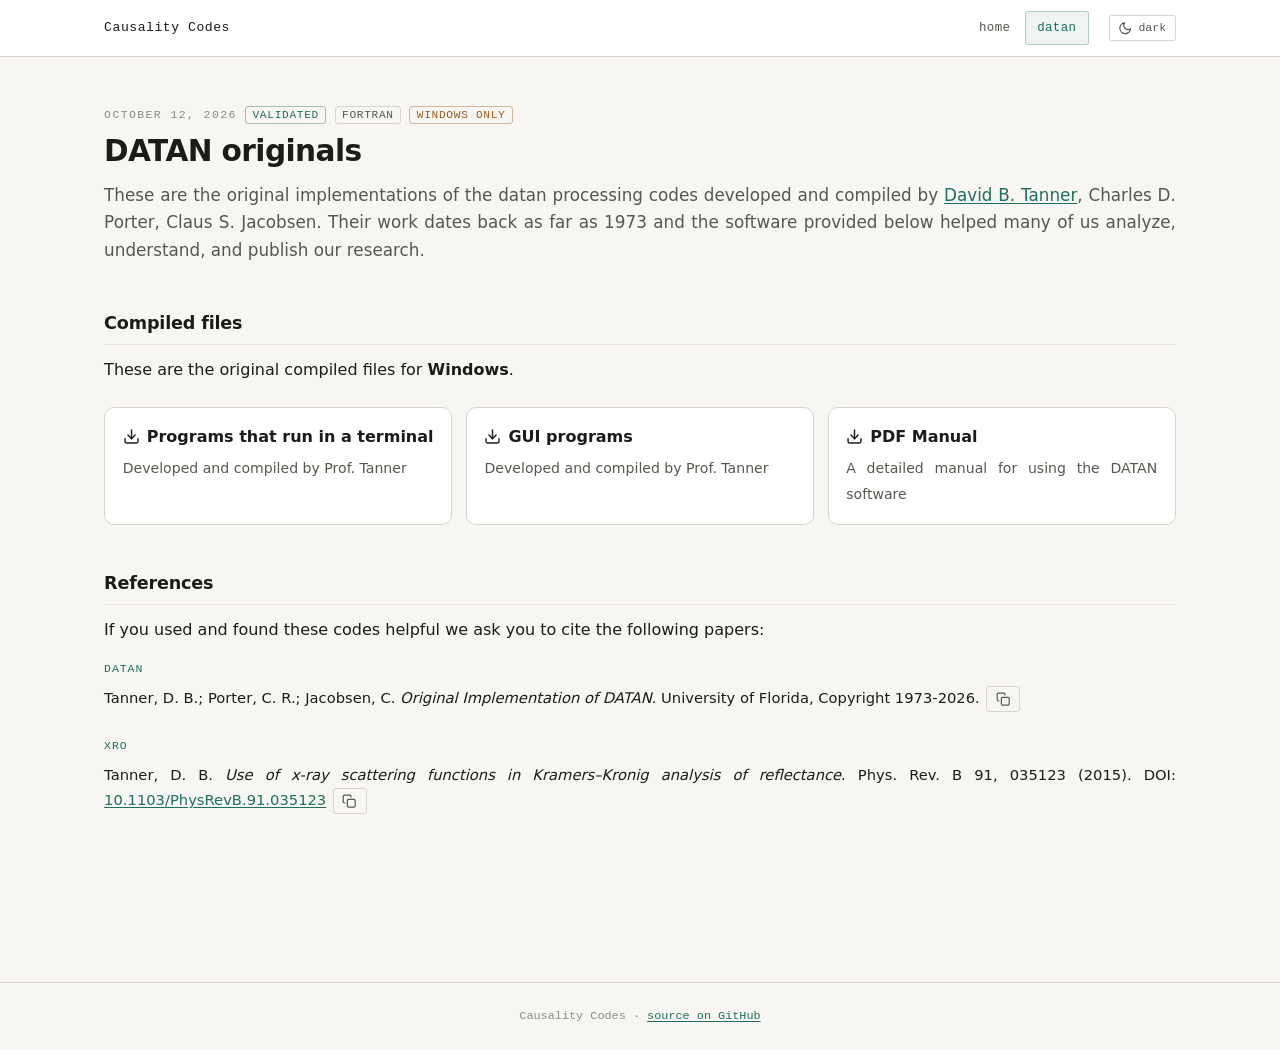
<file: datan.html>
<!doctype html>
<html lang="en">
<head>
<meta charset="utf-8">
<meta name="viewport" content="width=device-width, initial-scale=1">
<title>datan · Causality Codes</title>
<meta name="description" content="Original DATAN Kramers–Kronig processing codes by David B. Tanner and colleagues: Windows binaries and manual.">
<link rel="stylesheet" href="style.css">
<script src="site.js"></script>
</head>
<body>

<header class="site-head">
  <div class="head-inner">
    <a class="brand" href="index.html">Causality Codes</a>
    <nav class="tabs">
      <a href="index.html">home</a>
      <a href="datan.html" aria-current="page">datan</a>
    </nav>
    <button class="theme-btn" type="button" aria-label="Toggle colour theme">dark</button>
  </div>
</header>

<main>
  <div class="prose">
    <p class="eyebrow">October 12, 2026
      <span class="tag ok">validated</span>
      <span class="tag">Fortran</span>
      <span class="tag wip">Windows only</span>
    </p>
    <h1>DATAN originals</h1>
    <p class="lede">These are the original implementations of the datan processing
      codes developed and compiled by <a href="https://phys.ufl.edu/people/faculty/david-tanner/">David B. Tanner</a>,
      Charles D. Porter, Claus S. Jacobsen.
      Their work dates back as far as 1973 and the software provided below helped many of us analyze, understand, and
      publish our research.</p>
  </div>

  <h2>Compiled files</h2>
  <div class="prose">
    <p>These are the original compiled files for <b>Windows</b>.</p>
  </div>

  <div class="card-grid">
    <a class="card download" href="datan/2026-originals/Consol.zip" download>
      <span class="t">Programs that run in a terminal</span>
      <span class="d">Developed and compiled by Prof. Tanner</span>
    </a>
    <a class="card download" href="datan/2026-originals/wins.zip" download>
      <span class="t">GUI programs</span>
      <span class="d">Developed and compiled by Prof. Tanner</span>
    </a>
    <a class="card download" href="datan/2026-originals/man.pdf" download>
      <span class="t">PDF Manual</span>
      <span class="d">A detailed manual for using the DATAN software</span>
    </a>
  </div>

  <h2>References</h2>
  <div class="prose">
    <p>If you used and found these codes helpful we ask you to cite the following papers:</p>
  </div>

  <div class="cite">
    <span class="k">DATAN</span>
    <p>Tanner, D. B.; Porter, C. R.; Jacobsen, C. <em>Original Implementation of DATAN</em>.
      University of Florida, Copyright 1973-2026.</p>
    <pre hidden>@article{Tanner2020,
  author  = {Tanner, D. B. and Porter, C. R. and Jacobsen, C.},
  title   = {Original Implementation of {DATAN}},
  journal = {University of Florida},
  year    = {Copyright~1973-2026},
}</pre>
  </div>

  <div class="cite">
    <span class="k">XRO</span>
    <p>Tanner, D. B. <em>Use of x-ray scattering functions in Kramers–Kronig analysis of reflectance</em>.
      Phys. Rev. B 91, 035123 (2015).
      DOI: <a href="https://doi.org/10.1103/PhysRevB.91.035123">10.1103/PhysRevB.91.035123</a></p>
    <pre hidden>@article{Tanner2015,
  author  = {Tanner, D. B.},
  title   = {Use of x-ray scattering functions in {Kramers--Kronig} analysis of reflectance},
  journal = {Phys. Rev. B},
  volume  = {91},
  pages   = {035123},
  year    = {2015},
  doi     = {10.1103/PhysRevB.91.035123}
}</pre>
  </div>
</main>

<footer>Causality Codes · <a href="https://github.com/causality-codes/causality-codes.github.io">source on GitHub</a></footer>

</body>
</html>
</file>
<file: style.css>
/* ---------- tokens ---------- */
:root {
  --bg:        #f7f6f3;
  --surface:   #ffffff;
  --line:      #d9d6ce;
  --line-soft: #e8e5de;
  --ink:       #1b1c1a;
  --ink-mid:   #55584f;
  --ink-dim:   #8a8d84;
  --accent:    #1f6f5c;
  --accent-bg: #1f6f5c14;
  --warn:      #9a5b1f;

  --mono: ui-monospace, "SF Mono", "JetBrains Mono", "IBM Plex Mono", Menlo, monospace;
  --sans: "Inter", ui-sans-serif, system-ui, -apple-system, "Segoe UI", sans-serif;

  --maxw: 110ch;
  --radius: 3px;
}

:root[data-theme="dark"] {
  --bg:        #101210;
  --surface:   #171a17;
  --line:      #2c312c;
  --line-soft: #21251f;
  --ink:       #e6e6e0;
  --ink-mid:   #a8ada2;
  --ink-dim:   #6e746a;
  --accent:    #63c9a8;
  --accent-bg: #63c9a81a;
  --warn:      #d4a35e;
}

@media (prefers-color-scheme: dark) {
  :root:not([data-theme="light"]) {
    --bg:        #101210;
    --surface:   #171a17;
    --line:      #2c312c;
    --line-soft: #21251f;
    --ink:       #e6e6e0;
    --ink-mid:   #a8ada2;
    --ink-dim:   #6e746a;
    --accent:    #63c9a8;
    --accent-bg: #63c9a81a;
    --warn:      #d4a35e;
  }
}

* { box-sizing: border-box; }

html { -webkit-text-size-adjust: 100%; }

body {
  margin: 0;
  background: var(--bg);
  color: var(--ink);
  font-family: var(--sans);
  font-size: 16px;
  line-height: 1.65;
  font-feature-settings: "cv05", "ss01";
}

/* ---------- header / nav ---------- */
.site-head {
  border-bottom: 1px solid var(--line);
  background: var(--surface);
  position: sticky;
  top: 0;
  z-index: 10;
}

.head-inner {
  max-width: var(--maxw);
  margin: 0 auto;
  padding: 0 1.5rem;
  display: flex;
  align-items: center;
  gap: 1.25rem;
  min-height: 56px;
  flex-wrap: wrap;
}

.brand {
  font-family: var(--mono);
  font-size: 0.82rem;
  letter-spacing: 0.04em;
  text-decoration: none;
  color: var(--ink);
  white-space: nowrap;
  padding: 0.2rem 0;
}

nav.tabs {
  display: flex;
  gap: 0.15rem;
  margin-left: auto;
  flex-wrap: wrap;
}

nav.tabs a {
  font-family: var(--mono);
  font-size: 0.78rem;
  letter-spacing: 0.03em;
  text-decoration: none;
  color: var(--ink-mid);
  padding: 0.35rem 0.7rem;
  border-radius: var(--radius);
  border: 1px solid transparent;
}
nav.tabs a:hover { color: var(--ink); background: var(--line-soft); }
nav.tabs a[aria-current="page"] {
  color: var(--accent);
  background: var(--accent-bg);
  border-color: color-mix(in srgb, var(--accent) 30%, transparent);
}

.theme-btn, .copy-btn {
  font-family: var(--mono);
  font-size: 0.72rem;
  background: none;
  border: 1px solid var(--line);
  color: var(--ink-mid);
  border-radius: var(--radius);
  padding: 0.3rem 0.55rem;
  cursor: pointer;
  line-height: 1;
  display: inline-flex;
  align-items: center;
  gap: 0.35rem;
}
.theme-btn svg, .copy-btn svg {
  width: 0.9rem;
  height: 0.9rem;
  fill: none;
  stroke: currentColor;
  stroke-width: 2;
  stroke-linecap: round;
  stroke-linejoin: round;
}
.theme-btn:hover, .copy-btn:hover { color: var(--ink); border-color: var(--ink-dim); }

/* ---------- layout ---------- */
main {
  max-width: var(--maxw);
  margin: 0 auto;
  padding: 3rem 1.5rem 5rem;
  min-width: 0;
  overflow-x: clip;
  text-align: justify;
  hyphens: auto;
}
h1, h2, h3, .eyebrow, .card .k, .card .t { text-align: left; hyphens: manual; }

.prose { min-width: 0; }

.eyebrow {
  font-family: var(--mono);
  font-size: 0.72rem;
  letter-spacing: 0.12em;
  text-transform: uppercase;
  color: var(--ink-dim);
  margin: 0 0 0.6rem;
}

h1 {
  font-size: 1.85rem;
  line-height: 1.2;
  letter-spacing: -0.02em;
  margin: 0 0 0.75rem;
  font-weight: 600;
}

h2 {
  font-size: 1.1rem;
  letter-spacing: -0.01em;
  margin: 2.75rem 0 0.75rem;
  padding-bottom: 0.4rem;
  border-bottom: 1px solid var(--line-soft);
  font-weight: 600;
}

h3 {
  font-size: 0.95rem;
  margin: 1.75rem 0 0.5rem;
  font-weight: 600;
  color: var(--ink-mid);
}

p { margin: 0 0 1rem; }
.lede { font-size: 1.05rem; color: var(--ink-mid); }

a { color: var(--accent); text-decoration-thickness: 1px; text-underline-offset: 2px; }

ul, ol { padding-left: 1.15rem; margin: 0 0 1rem; }
li { margin-bottom: 0.35rem; }

hr { border: 0; border-top: 1px solid var(--line-soft); margin: 2.5rem 0; }

/* ---------- code ---------- */
code {
  font-family: var(--mono);
  font-size: 0.86em;
  background: var(--line-soft);
  padding: 0.12em 0.35em;
  border-radius: var(--radius);
}

pre {
  background: var(--surface);
  border: 1px solid var(--line);
  border-radius: var(--radius);
  padding: 1rem 1.1rem;
  overflow-x: auto;
  font-size: 0.84rem;
  line-height: 1.55;
  margin: 0 0 1.25rem;
}
pre code {
  background: none;
  padding: 0;
  font-size: inherit;
  display: block;
  width: max-content;
  min-width: 100%;
}

/* ---------- components ---------- */
.card-grid {
  display: grid;
  grid-template-columns: repeat(auto-fit, minmax(240px, 1fr));
  gap: 0.85rem;
  margin: 1.5rem 0;
}

.card {
  border: 1pt solid var(--line);
  border-radius: 10px;
  background: var(--surface);
  padding: 1rem 1.1rem;
  text-decoration: none;
  color: inherit;
  display: block;
}
a.card:hover { border-color: var(--accent); }
.card .k, .cite .k {
  font-family: var(--mono);
  font-size: 0.72rem;
  letter-spacing: 0.08em;
  text-transform: uppercase;
  color: var(--accent);
}
.card .k { display: block; margin-bottom: 0.4rem; }
.card .t { font-weight: 600; display: block; margin-bottom: 0.25rem; }
.card .d { font-size: 0.88rem; color: var(--ink-mid); }
.card.soon { border-style: dashed; border-color: var(--warn); }
.card.soon .k { color: var(--ink-dim); }

/* download card: download icon (Feather/Lucide "download") before the title */
.card.download .t::before {
  content: "";
  display: inline-block;
  width: 1.05em;
  height: 1.05em;
  margin-right: 0.45em;
  vertical-align: -0.15em;
  background: currentColor;
  --icon: url('data:image/svg+xml,<svg xmlns="http://www.w3.org/2000/svg" viewBox="0 0 24 24" fill="none" stroke="black" stroke-width="2" stroke-linecap="round" stroke-linejoin="round"><path d="M21 15v4a2 2 0 0 1-2 2H5a2 2 0 0 1-2-2v-4"/><path d="M7 10l5 5 5-5"/><path d="M12 15V3"/></svg>');
  -webkit-mask: var(--icon) center / contain no-repeat;
  mask: var(--icon) center / contain no-repeat;
}
.card.download:hover .t::before { background: var(--accent); }

/* citation: label, reference text and a hidden <pre> holding the BibTeX entry;
   site.js adds the copy button and its format menu */
.cite {
  display: grid;
  gap: 0.5rem;
  margin: 0 0 1.5rem;
  hyphens: manual;
}
.cite p { margin: 0; font-size: 0.92rem; }
.cite-actions { position: relative; display: inline-flex; vertical-align: middle; margin-left: 0.4rem; }
.copy-btn span:empty { display: none; }
.copy-menu {
  position: absolute;
  top: 100%;
  left: 0;
  z-index: 5;
  display: grid;
  min-width: 8rem;
  margin-top: 0.25rem;
  padding: 0.25rem;
  background: var(--surface);
  border: 1px solid var(--line);
  border-radius: var(--radius);
}
.copy-menu[hidden] { display: none; }
.copy-menu button {
  font-family: var(--mono);
  font-size: 0.76rem;
  text-align: left;
  background: none;
  border: 0;
  border-radius: var(--radius);
  color: var(--ink-mid);
  padding: 0.35rem 0.6rem;
  cursor: pointer;
}
.copy-menu button:hover { color: var(--ink); background: var(--line-soft); }

.tag {
  font-family: var(--mono);
  font-size: 0.7rem;
  letter-spacing: 0.06em;
  text-transform: uppercase;
  border: 1px solid var(--line);
  border-radius: var(--radius);
  padding: 0.12rem 0.4rem;
  color: var(--ink-mid);
}
.tag.ok   { color: var(--accent); border-color: color-mix(in srgb, var(--accent) 40%, transparent); }
.tag.wip  { color: var(--warn);   border-color: color-mix(in srgb, var(--warn) 40%, transparent); }

table {
  width: 100%;
  border-collapse: collapse;
  font-size: 0.9rem;
  margin: 0 0 1.5rem;
}
th, td {
  text-align: left;
  padding: 0.5rem 0.65rem;
  border-bottom: 1px solid var(--line-soft);
}
th {
  font-family: var(--mono);
  font-size: 0.72rem;
  letter-spacing: 0.06em;
  text-transform: uppercase;
  color: var(--ink-dim);
  font-weight: 500;
}

.table-wrap { overflow-x: auto; margin: 0 0 1.5rem; }
.table-wrap table { margin-bottom: 0; min-width: 26rem; }

footer {
  border-top: 1px solid var(--line);
  margin-top: 4rem;
  padding: 1.5rem;
  font-family: var(--mono);
  font-size: 0.74rem;
  color: var(--ink-dim);
  text-align: center;
}

/* MathJax sizing */
mjx-container[display="true"] { margin: 1.25rem 0 !important; overflow-x: auto; overflow-y: hidden; }

@media (max-width: 620px) {
  .head-inner { padding: 0.5rem 1rem; gap: 0.5rem; }
  .brand { margin-right: auto; }
  .theme-btn { order: 2; }
  nav.tabs {
    order: 3;
    margin-left: 0;
    width: 100%;
    overflow-x: auto;
    flex-wrap: nowrap;
    scrollbar-width: none;
    padding-bottom: 0.15rem;
  }
  nav.tabs::-webkit-scrollbar { display: none; }
  nav.tabs a { white-space: nowrap; }
  main { padding: 2rem 1rem 3rem; }
  h1 { font-size: 1.5rem; }
}

@media (prefers-reduced-motion: reduce) {
  * { transition: none !important; animation: none !important; }
}

/* keyboard shortcut popup */
.kbd-help {
  position: fixed;
  inset: 0;
  z-index: 100;
  display: flex;
  align-items: center;
  justify-content: center;
  padding: 1rem;
  background: color-mix(in srgb, var(--bg) 70%, transparent);
}
.kbd-help[hidden] { display: none; }
.kbd-panel {
  background: var(--surface);
  border: 1px solid var(--line);
  border-radius: var(--radius);
  padding: 1.1rem 1.4rem;
  min-width: 16rem;
  max-width: 100%;
  color: var(--ink);
  font-family: var(--sans);
}
.kbd-title {
  margin: 0 0 0.8rem;
  font-family: var(--mono);
  font-size: 0.8rem;
  letter-spacing: 0.04em;
  text-transform: uppercase;
  color: var(--ink-dim);
}
.kbd-panel dl {
  display: grid;
  grid-template-columns: auto 1fr;
  gap: 0.5rem 1rem;
  margin: 0;
}
.kbd-panel dt, .kbd-panel dd { margin: 0; }
.kbd-panel dd { color: var(--ink-mid); }
.kbd-panel kbd {
  font-family: var(--mono);
  font-size: 0.85em;
  padding: 0.1em 0.45em;
  border: 1px solid var(--line);
  border-bottom-width: 2px;
  border-radius: var(--radius);
  background: var(--bg);
  color: var(--ink);
}
</file>
